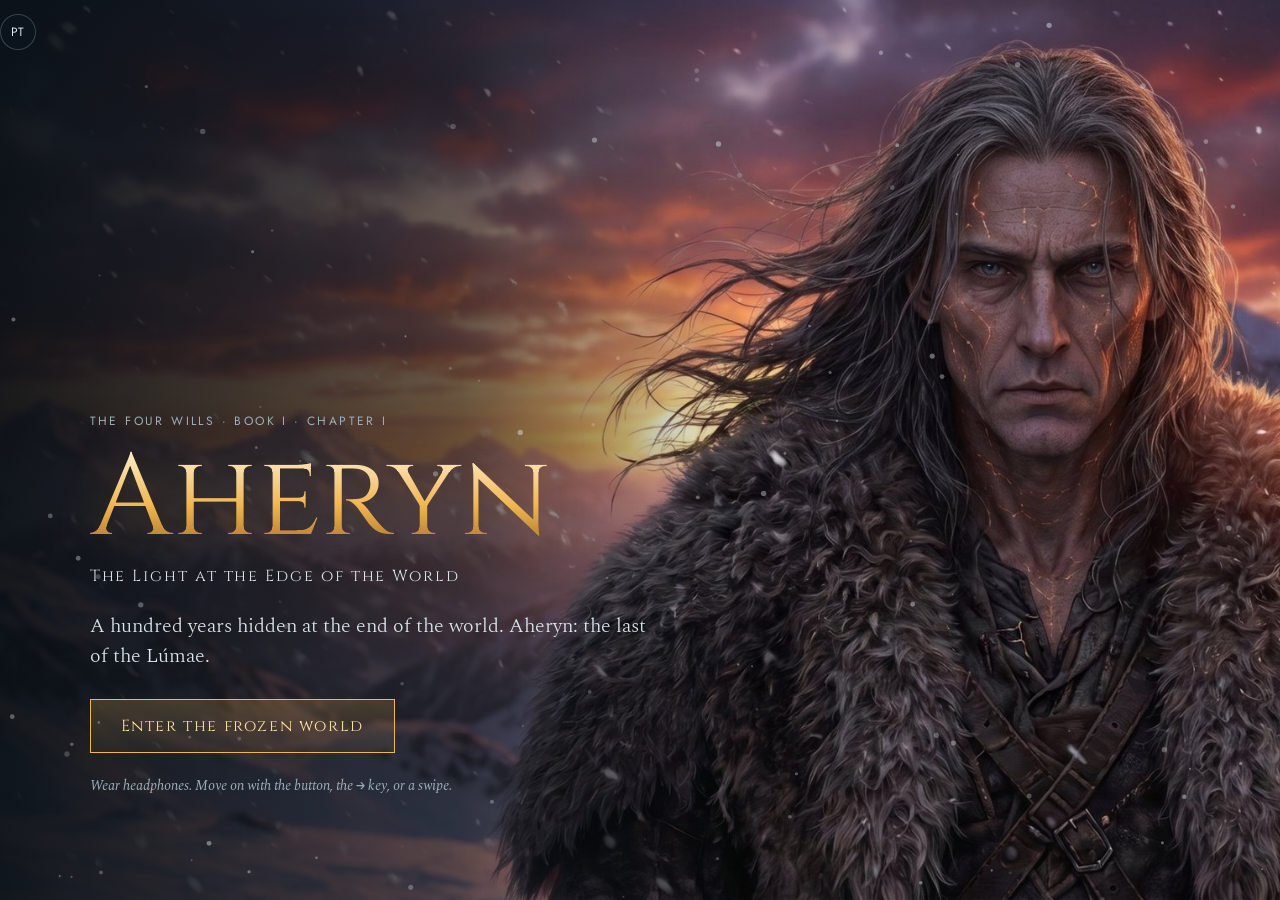
<file: index.html>
<!doctype html>
<html lang="en">
<head>
<meta charset="utf-8">
<meta name="viewport" content="width=device-width, initial-scale=1, viewport-fit=cover">
<title>Aheryn, The Light at the Edge of the World · The Four Wills</title>
<meta name="description" content="Capítulo I de As Quatro Vontades como livro interativo: leia, escolha pelo Aheryn e jogue.">
<meta name="theme-color" content="#0b1720">
<meta property="og:image" content="assets/images/og-cover.jpg">
<link rel="preconnect" href="https://fonts.googleapis.com">
<link rel="preconnect" href="https://fonts.gstatic.com" crossorigin>
<link href="https://fonts.googleapis.com/css2?family=Cinzel:wght@400;500;600&family=Spectral:ital,wght@0,300;0,400;0,500;1,300;1,400&family=Jost:wght@400;500&display=swap" rel="stylesheet">
<link rel="stylesheet" href="livro.css?v=38">
<link rel="icon" href="data:image/svg+xml,<svg xmlns='http://www.w3.org/2000/svg' viewBox='0 0 100 100'><text y='.9em' font-size='90'>❄️</text></svg>">
</head>
<body data-zona="borda">

<div id="bg"></div>
<canvas id="fx" aria-hidden="true"></canvas>
<div id="veias" aria-hidden="true"></div>

<header class="top">
  <div class="tl"><span class="cap">Capítulo I</span><span id="parte">Part I</span></div>
  <div class="tr">
    <div id="luz" title="A Luz do Aheryn: sobe quando ele sente, lembra e canta; desce quando ele se cala"><span class="lbl">Luz</span><span class="bar"><i></i></span><span id="luzV">20</span></div>
    <button class="ic lang txt" aria-label="Ler em português">PT</button>
    <button id="som" class="ic" aria-label="Som"><svg viewBox="0 0 24 24"><path d="M4 9h4l5-4v14l-5-4H4z"/><path class="w" d="M16 8.5a5 5 0 0 1 0 7M18.5 6a8.5 8.5 0 0 1 0 12"/><path class="x" d="M16 9l6 6M22 9l-6 6"/></svg></button>
    <button id="menuReset" class="ic" aria-label="Recomeçar o capítulo" title="Recomeçar o capítulo"><svg viewBox="0 0 24 24"><path d="M4 12a8 8 0 1 0 2.4-5.7M4 4v4h4"/></svg></button>
  </div>
</header>

<main id="page">
  <p id="rhead"></p>
  <div id="extras"></div>
  <article id="ptext"></article>
  <div id="choices"></div>
  <nav class="nav">
    <button id="prev" class="navb">← Back</button>
    <span id="pnum">1 / 1</span>
    <button id="next" class="navb pri">Next</button>
  </nav>
</main>
<div id="prog"></div>
<div id="toasts"></div>
<div id="mg"></div>

<section id="cover">
  <div class="cvin">
    <p class="eyebrow" id="cvEye"></p>
    <h1 id="cvTitle">Aheryn</h1>
    <p id="cvSub" class="sub"></p>
    <p class="lede" id="cvLede"></p>
    <div class="cvbtns"><button id="cvCont" class="cta" hidden></button><button id="cvGo" class="cta"></button></div>
    <p class="hint" id="cvHint"></p>
    <button class="ic lang txt cvlang" aria-label="Ler em português">PT</button>
  </div>
</section>

<section id="codex" role="dialog" aria-modal="true">
  <div class="cxcard">
    <div id="cxImg"></div>
    <div class="cxbody">
      <p id="cxEye" class="eyebrow"></p><h2 id="cxTitle"></h2>
      <div id="cxText"></div>
      <div class="cxnav"><button id="cxPrev">‹</button><span id="cxPg"></span><button id="cxNext">›</button></div>
    </div>
    <button id="cxClose" class="ic" aria-label="Fechar">✕</button>
  </div>
</section>

<section id="cenaModal"><video id="cenaV" playsinline></video><button id="cenaClose" class="ic" aria-label="Fechar">✕</button></section>

<section id="resumo">
  <div class="rsin">
    <p class="eyebrow" id="rsEye"></p>
    <h2 id="rsH"></h2>
    <div class="rsluz"><span class="n" id="rsLuz">0</span><span class="l" id="rsLuzL"></span><p id="rsFrase"></p></div>
    <ul id="rsRel"></ul>
    <h3 id="rsSuas"></h3>
    <ul id="rsEsc"></ul>
    <div class="rsbtns"><a id="rsProx" class="cta" href="#">Capítulo II →</a><button id="rsReler" class="ghost"></button></div>
  </div>
</section>

<script src="content/cap01/chapter-config.js?v=38"></script>
<script src="capitulo1.js?v=38"></script>
<script src="capitulo1.en.js?v=38"></script>
<script src="livro.js?v=38"></script>
</body>
</html>
</file>
<file: livro.css>
:root {
  --night: #0b1720; --frost: #dde7eb; --mist: #9db0ba; --gold: #f1b650; --gold-hot: #ffe3a3; --turq: #6fd6cf;
  --accent: var(--gold); --luz: .2;
  --serif-d: 'Cinzel', 'Trajan Pro', Georgia, serif; --serif: 'Spectral', Georgia, serif; --sans: 'Jost', system-ui, sans-serif;
}
body[data-zona="glaciar"] { --accent: var(--turq); }
*, *::before, *::after { box-sizing: border-box; }
html, body { margin: 0; height: 100%; background: var(--night); color: var(--frost); overflow: hidden; }
body { font-family: var(--serif); -webkit-font-smoothing: antialiased; }
button { font: inherit; color: inherit; cursor: pointer; }
button:focus-visible, a:focus-visible { outline: 2px solid var(--gold-hot); outline-offset: 3px; }

/* ---------- fundo ---------- */
#bg { position: fixed; inset: 0; overflow: hidden; }
.bgl { position: absolute; inset: 0; opacity: 0; transition: opacity 1.5s ease; }
.bgl.on { opacity: 1; }
.bgl .img, .bgl video, .bgl .blur { position: absolute; inset: 0; width: 100%; height: 100%; background-size: cover; background-position: var(--foco, 50% 40%); object-fit: cover; }
.bgl .blur { inset: -30px; width: auto; height: auto; filter: blur(26px) brightness(.5); }
.bgl.retrato .img { background-size: auto 100%; background-repeat: no-repeat; background-position: 88% 0; -webkit-mask-image: linear-gradient(90deg, transparent 0, #000 22%); mask-image: linear-gradient(90deg, transparent 0, #000 22%); }
body.lado-dir .bgl.retrato .img { background-position: 12% 0; -webkit-mask-image: linear-gradient(-90deg, transparent 0, #000 22%); mask-image: linear-gradient(-90deg, transparent 0, #000 22%); }
.bgl::after { content: ''; position: absolute; inset: 0; background:
  linear-gradient(90deg, rgba(8,15,20,calc(var(--dim) + .3)) 0%, rgba(8,15,20,var(--dim)) 45%, rgba(8,15,20,calc(var(--dim) - .25)) 100%),
  radial-gradient(ellipse at 50% 120%, rgba(8,15,20,.7), transparent 60%); }
.bgl.on video { transform-origin: var(--foco, 50% 40%); }
body.lado-dir .bgl::after { background: linear-gradient(-90deg, rgba(8,15,20,calc(var(--dim) + .3)) 0%, rgba(8,15,20,var(--dim)) 45%, rgba(8,15,20,calc(var(--dim) - .25)) 100%), radial-gradient(ellipse at 50% 120%, rgba(8,15,20,.7), transparent 60%); }
body.lado-dir #page { left: auto; right: clamp(16px, 5vw, 80px); }
body.lado-dir #toasts { right: auto; left: 18px; align-items: flex-start; }
.bgl.tint-sangue::after { background: linear-gradient(90deg, rgba(30,6,6,.85), rgba(20,8,8,.55) 50%, rgba(10,8,8,.3)); }
.bgl.tint-visao .img { filter: sepia(.6) saturate(2.2) hue-rotate(-12deg) contrast(1.2); animation: visao 2.2s ease-in-out infinite alternate; }
@keyframes visao { to { filter: sepia(.2) saturate(3) hue-rotate(-20deg) contrast(1.4) brightness(1.2); } }
.kb-in .img { animation: kbin 26s ease-out forwards; }
.kb-out .img { animation: kbout 26s ease-out forwards; }
.kb-up .img { animation: kbup 26s ease-out forwards; }
.kb-down .img { animation: kbdown 26s ease-out forwards; }
@keyframes kbin { from { transform: scale(1); } to { transform: scale(1.05); } }
@keyframes kbout { from { transform: scale(1.05); } to { transform: scale(1); } }
@keyframes kbup { from { transform: scale(1.04) translateY(1.5%); } to { transform: scale(1.04) translateY(-1.5%); } }
@keyframes kbdown { from { transform: scale(1.04) translateY(-1.5%); } to { transform: scale(1.04) translateY(1.5%); } }
.bgl .img, .bgl video { transform-origin: var(--foco, 50% 40%); }

/* ---------- a Luz nas bordas ---------- */
#veias { position: fixed; inset: 0; pointer-events: none; z-index: 2;
  box-shadow: inset 0 0 calc(4vmin + var(--luz) * 16vmin) rgba(241,170,70,calc(var(--luz) * .55));
  animation: pulsa 3.6s ease-in-out infinite; }
@keyframes pulsa { 50% { opacity: .75; } }

/* ---------- topo ---------- */
.top { position: fixed; top: 0; left: 0; right: 0; z-index: 20; display: flex; justify-content: space-between; align-items: center; padding: calc(12px + env(safe-area-inset-top,0px)) 18px 10px; pointer-events: none; }
.top > * { pointer-events: auto; }
.tl { font-family: var(--sans); font-size: 12px; letter-spacing: .14em; text-transform: uppercase; color: var(--mist); display: flex; gap: 12px; }
.tl .cap { color: var(--accent); }
.ic.txt { font-family: var(--sans); font-size: 12px; letter-spacing: .08em; color: var(--frost); }
.tr { display: flex; gap: 8px; align-items: center; }
#luz { position: relative; display: flex; align-items: center; gap: 8px; padding: 6px 12px; border-radius: 20px; background: rgba(11,23,32,.55); border: 1px solid rgba(241,182,80,.3); backdrop-filter: blur(6px); font-family: var(--sans); font-size: 12px; letter-spacing: .1em; text-transform: uppercase; }
#luz .lbl { color: var(--gold); }
#luz .bar { width: 70px; height: 4px; border-radius: 2px; background: rgba(255,255,255,.1); overflow: hidden; }
#luz .bar i { display: block; height: 100%; width: calc(var(--luz) * 100%); background: linear-gradient(90deg, #8a5a1c, var(--gold), var(--gold-hot)); box-shadow: 0 0 8px var(--gold); }
#luzV { font-variant-numeric: tabular-nums; min-width: 2ch; color: var(--gold-hot); }
.luzdelta { position: absolute; right: 8px; top: 100%; font-weight: 500; animation: delta 1.6s ease-out forwards; }
.luzdelta.up { color: var(--gold-hot); } .luzdelta.down { color: #9fc4d6; }
@keyframes delta { from { opacity: 1; transform: translateY(0); } to { opacity: 0; transform: translateY(18px); } }
.ic { width: 36px; height: 36px; border-radius: 50%; display: grid; place-items: center; padding: 0; border: 1px solid rgba(221,231,235,.22); background: rgba(11,23,32,.5); backdrop-filter: blur(6px); }
.ic svg { width: 17px; height: 17px; fill: none; stroke: var(--frost); stroke-width: 1.7; stroke-linecap: round; stroke-linejoin: round; }
#som svg path:first-child { fill: var(--frost); stroke: none; }
#som .x { display: none; } #som.off .x { display: block; } #som.off .w { display: none; }
#prog { position: fixed; left: 0; right: 0; top: 0; height: 2px; z-index: 21; --p: 0; }
#prog::before { content: ''; display: block; height: 100%; width: calc(var(--p) * 100%); background: var(--accent); box-shadow: 0 0 8px var(--accent); transition: width .8s ease; }

/* ---------- página ---------- */
#page { position: fixed; z-index: 10; left: clamp(16px, 5vw, 80px); top: 70px; bottom: 24px; width: min(600px, 46vw);
  display: flex; flex-direction: column; overflow-y: auto; scrollbar-width: thin; padding: 30px 34px 18px;
  background: linear-gradient(180deg, rgba(10,19,26,.72), rgba(10,19,26,.62)); border: 1px solid rgba(221,231,235,.08); border-radius: 3px;
  backdrop-filter: blur(10px); box-shadow: 0 30px 80px rgba(0,0,0,.35); }
#page.in #ptext > p, #page.in #ptext > .dlog { animation: surge .9s ease both; }
@keyframes surge { from { opacity: 0; transform: translateY(8px); filter: blur(3px); } to { opacity: 1; transform: none; filter: none; } }
#ptext { flex: 1; }
#ptext p { font-size: clamp(17px, 1.35vw, 20px); line-height: 1.68; margin: 0 0 1.05em; color: #e6eef1; font-weight: 300; }
#ptext p.dlg { color: #f3f6f7; font-weight: 400; }
#ptext p.cap::first-letter { font-family: var(--serif-d); float: left; font-size: 3.3em; line-height: .85; padding: .06em .08em 0 0; color: var(--accent); }
#ptext p.novo { animation: surge .9s ease both; }
.gloss { background: none; border: 0; padding: 0; font: inherit; color: var(--accent); border-bottom: 1px dotted currentColor; }
.gloss:hover { color: var(--gold-hot); }
#extras { display: flex; gap: 8px; flex-wrap: wrap; margin-bottom: 14px; }
.chip { font-family: var(--sans); font-size: 12px; letter-spacing: .08em; text-transform: uppercase; padding: 7px 13px; border-radius: 18px; border: 1px solid rgba(241,182,80,.4); background: rgba(241,182,80,.08); color: var(--gold-hot); display: inline-flex; gap: 8px; align-items: center; }
.chip .eq { width: 10px; height: 10px; border-left: 2px solid currentColor; border-right: 2px solid currentColor; }
.chip.on .eq { animation: eq .5s ease-in-out infinite alternate; }
@keyframes eq { to { transform: scaleY(.3); } }

/* diálogo */
.dlog { margin: 4px 0 10px; }
.dlog p.dlg { margin: 0 0 .55em !important; }
.dlog p.eu { color: #f6e7c8 !important; }
.dlog p.ele { font-family: var(--serif-d); letter-spacing: .04em; color: #9fd8d2 !important; }
.dlog p.sil { color: var(--mist) !important; font-style: italic; }
/* letra do hino */
.letra { margin-top: 14px; border-left: 2px solid rgba(241,182,80,.35); padding-left: 16px; }
.letra p { margin: 0 0 .8em !important; animation: surge 1.2s ease both; }
.letra span { display: block; font-family: var(--serif-d); color: var(--gold-hot); font-size: 17px; letter-spacing: .03em; text-shadow: 0 0 14px rgba(241,182,80,.5); }
.letra em { color: var(--mist); font-size: 15px; }

/* escolhas */
#choices { margin: 6px 0 10px; }
#choices .eyebrow { font-family: var(--sans); font-size: 11px; letter-spacing: .18em; text-transform: uppercase; color: var(--accent); margin: 0 0 10px; }
.opt { display: flex; gap: 12px; align-items: baseline; width: 100%; text-align: left; margin: 0 0 8px; padding: 13px 16px; font-size: 17px; line-height: 1.4;
  background: rgba(255,255,255,.035); border: 1px solid rgba(241,182,80,.28); border-radius: 2px; transition: background .2s, border-color .2s, transform .2s, opacity .4s; }
.opt:hover:not(:disabled) { background: rgba(241,182,80,.12); border-color: var(--gold); transform: translateX(3px); }
.opt .k { font-family: var(--sans); font-size: 11px; color: var(--gold); border: 1px solid rgba(241,182,80,.5); border-radius: 50%; min-width: 22px; height: 22px; display: inline-grid; place-items: center; }
.opt.sil em { color: var(--mist); }
.opt:disabled { opacity: .35; }
.opt.sel { opacity: 1; border-color: var(--gold); background: rgba(241,182,80,.14); }
.opt.jogar { border-color: var(--accent); font-family: var(--serif-d); letter-spacing: .05em; }
.dica { color: var(--mist); font-size: 15px; font-style: italic; margin: 4px 0 0; }
.urgente .opt { border-color: rgba(255,140,80,.5); }
.urgente .eyebrow { color: #ffae7a !important; }
.timer { height: 3px; background: rgba(255,255,255,.08); margin-top: 6px; overflow: hidden; }
.timer i { display: block; height: 100%; background: var(--accent); transform-origin: left; animation: timer linear forwards; }
@keyframes timer { from { transform: scaleX(1); } to { transform: scaleX(0); } }
.feita { color: var(--mist); font-style: italic; font-size: 15px; margin: 0 0 12px; }

/* navegação */
.nav { display: flex; align-items: center; justify-content: space-between; gap: 10px; padding-top: 14px; margin-top: auto; border-top: 1px solid rgba(221,231,235,.08); }
#pnum { font-family: var(--sans); font-size: 12px; letter-spacing: .1em; color: var(--mist); }
.navb { background: none; border: 1px solid rgba(221,231,235,.2); padding: 10px 18px; font-family: var(--sans); font-size: 13px; letter-spacing: .1em; text-transform: uppercase; border-radius: 2px; }
.navb:disabled { opacity: .3; cursor: default; }
.navb.pri { border-color: var(--accent); color: var(--gold-hot); background: rgba(241,182,80,.08); }
.navb.pri.pulse { animation: npulse 2.4s ease-in-out infinite; }
@keyframes npulse { 50% { box-shadow: 0 0 18px rgba(241,182,80,.35); } }

/* avisos */
#toasts { position: fixed; right: 18px; top: 64px; z-index: 30; display: flex; flex-direction: column; gap: 8px; align-items: flex-end; pointer-events: none; }
.toast { max-width: 320px; padding: 10px 16px; font-style: italic; font-size: 15px; background: rgba(11,23,32,.82); border-left: 2px solid var(--gold); backdrop-filter: blur(8px); animation: tin .6s ease both; transition: opacity .8s, transform .8s; }
.toast.out { opacity: 0; transform: translateX(20px); }
@keyframes tin { from { opacity: 0; transform: translateX(24px); } }

/* ---------- capa ---------- */
#cover { position: fixed; inset: 0; z-index: 50; display: flex; align-items: flex-end; padding: 0 clamp(24px, 7vw, 110px) clamp(40px, 10vh, 110px); overflow: hidden;
  background: #0b1720; transition: opacity 1.2s, visibility 1.2s; }
#cover::before { content: ''; position: absolute; inset: -40px; background: var(--capa) center / cover; filter: blur(30px) brightness(.4); }
#cover::after { content: ''; position: absolute; top: 0; bottom: 0; right: 0; width: min(70vw, 80vh); background: var(--capa) 50% 0 / cover no-repeat;
  -webkit-mask-image: linear-gradient(90deg, transparent 0, #000 28%); mask-image: linear-gradient(90deg, transparent 0, #000 28%); }
.cvin { position: relative; z-index: 1; }
.cvlang { position: absolute; left: 0; top: calc(-100vh + 140px); }
#cover .ic.lang { position: fixed; top: calc(14px + env(safe-area-inset-top,0px)); right: 18px; z-index: 2; }
#cover.hide { opacity: 0; visibility: hidden; }
.cvin { max-width: 560px; }
.eyebrow { font-family: var(--sans); font-size: 12px; letter-spacing: .2em; text-transform: uppercase; color: var(--mist); margin: 0 0 12px; }
#cover h1 { font-family: var(--serif-d); font-weight: 400; font-size: clamp(60px, 9vw, 120px); line-height: 1; margin: 0; padding-right: .1em; display: inline-block;
  background: linear-gradient(180deg, #fff6df, var(--gold) 55%, #9a6526); -webkit-background-clip: text; background-clip: text; color: transparent; filter: drop-shadow(0 0 22px rgba(241,182,80,.3)); }
#cover .sub { font-family: var(--serif-d); letter-spacing: .12em; margin: 8px 0 24px; }
#cover .lede { font-size: 20px; line-height: 1.5; font-weight: 300; margin: 0 0 28px; }
.cvbtns { display: flex; gap: 12px; flex-wrap: wrap; }
.cta { font-family: var(--serif-d); font-size: 16px; letter-spacing: .1em; padding: 15px 30px; border: 1px solid var(--gold); color: var(--gold-hot); background: linear-gradient(180deg, rgba(241,182,80,.2), rgba(241,182,80,.05)); text-decoration: none; display: inline-block; }
.cta:hover { background: rgba(241,182,80,.35); color: #fff; }
.ghost { background: none; border: 0; color: var(--mist); font-style: italic; text-decoration: underline; text-underline-offset: 4px; padding: 12px 6px; }
.hint { color: var(--mist); font-size: 14px; margin-top: 22px; font-style: italic; }

/* ---------- codex ---------- */
#codex, #cenaModal, #resumo { position: fixed; inset: 0; z-index: 60; display: none; }
#codex.show, #cenaModal.show, #resumo.show { display: flex; }
#codex { align-items: center; justify-content: center; background: rgba(5,10,14,.75); backdrop-filter: blur(6px); padding: 20px; }
.cxcard { position: relative; width: min(920px, 100%); max-height: 88vh; display: grid; grid-template-columns: 1fr 1.1fr; background: #0e1b24; border: 1px solid rgba(241,182,80,.25); overflow: hidden; animation: tin .4s ease; }
#cxImg { background-size: cover; background-position: center; min-height: 320px; }
.cxbody { padding: 30px; overflow-y: auto; }
.cxbody h2 { font-family: var(--serif-d); font-weight: 400; color: var(--gold-hot); margin: 0 0 14px; font-size: 30px; }
#cxText p { font-size: 17px; line-height: 1.6; font-weight: 300; }
.cxnav { display: flex; align-items: center; gap: 12px; color: var(--mist); font-family: var(--sans); font-size: 12px; }
.cxnav button { background: none; border: 1px solid rgba(221,231,235,.2); width: 34px; height: 34px; }
.cxnav button:disabled { opacity: .3; }
#cxClose, #cenaClose { position: absolute; right: 12px; top: 12px; }
#cenaModal { background: #000; align-items: center; justify-content: center; }
#cenaModal video { width: 100%; height: 100%; object-fit: contain; }

/* ---------- resumo ---------- */
#resumo { background: radial-gradient(ellipse at 30% 20%, rgba(241,182,80,calc(var(--luz) * .18)), transparent 60%), rgba(6,12,16,.94); overflow-y: auto; padding: 60px clamp(20px, 8vw, 120px); }
.rsin { max-width: 760px; margin: auto; animation: surge 1.2s ease both; }
#resumo h2 { font-family: var(--serif-d); font-weight: 400; font-size: clamp(28px, 4vw, 44px); margin: 0 0 24px; color: var(--gold-hot); }
#resumo h3 { font-family: var(--sans); font-size: 12px; letter-spacing: .2em; text-transform: uppercase; color: var(--mist); margin: 30px 0 10px; }
.rsluz { display: grid; grid-template-columns: auto 1fr; column-gap: 18px; align-items: center; }
.rsluz .n { font-family: var(--serif-d); font-size: 64px; color: var(--gold); line-height: 1; grid-row: span 2; text-shadow: 0 0 30px rgba(241,182,80,.5); }
.rsluz .l { font-family: var(--sans); font-size: 12px; letter-spacing: .2em; text-transform: uppercase; color: var(--mist); }
.rsluz p { margin: 4px 0 0; font-size: 18px; font-style: italic; }
#rsRel { list-style: none; padding: 0; margin: 20px 0 0; }
#rsRel li { padding: 8px 0; border-top: 1px solid rgba(221,231,235,.08); font-size: 17px; }
#rsEsc { list-style: none; padding: 0; margin: 0; }
#rsEsc li { display: grid; gap: 4px; padding: 12px 0; border-top: 1px solid rgba(221,231,235,.08); }
#rsEsc .q { font-family: var(--sans); font-size: 12px; letter-spacing: .12em; text-transform: uppercase; color: var(--accent); }
#rsEsc .a { font-size: 18px; }
#rsEsc .pct { position: relative; height: 22px; background: rgba(255,255,255,.04); margin-top: 4px; }
#rsEsc .pct i { position: absolute; inset: 0 auto 0 0; background: rgba(241,182,80,.25); }
#rsEsc .pct b { position: relative; font-weight: 400; font-size: 13px; padding: 0 8px; line-height: 22px; color: var(--frost); }
.rsbtns { display: flex; gap: 14px; flex-wrap: wrap; align-items: center; margin-top: 34px; }

/* ---------- minijogos ---------- */
#mg { position: fixed; inset: 0; z-index: 55; display: none; }
#mg.show { display: block; }
#mg .mgt { font-family: var(--serif-d); font-size: clamp(22px, 3vw, 32px); color: var(--gold-hot); text-align: center; margin: 0 0 18px; }
#mg .mgsub { text-align: center; color: var(--frost); font-style: italic; font-size: 18px; min-height: 1.4em; }
/* passo: primeira pessoa no túnel */
#mg.passo { background: #04090c; overflow: hidden; }
.tunel { position: absolute; inset: 0; background: url("assets/images/codex-glaciar-oco.webp") center / cover; }
.tunel.bump { animation: bump .28s ease; }
.tunel.slip { animation: slip2 .4s ease; }
@keyframes bump { 35% { transform: translateY(6px) scale(1.01); } }
@keyframes slip2 { 30% { transform: rotate(-2.5deg) translateX(-10px); } }
.nuukbg { position: absolute; left: 50%; bottom: 8%; width: min(42vw, 520px); aspect-ratio: 1400 / 933; transform-origin: 50% 100%;
  background: url("assets/images/codex-aug.webp") 62% 20% / cover; -webkit-mask-image: radial-gradient(ellipse 45% 55% at 58% 45%, #000 45%, transparent 75%); mask-image: radial-gradient(ellipse 45% 55% at 58% 45%, #000 45%, transparent 75%); }
.nevoa { position: absolute; inset: 0; background: radial-gradient(ellipse at 50% 55%, rgba(170,220,225,.55), rgba(20,50,60,.2) 60%, rgba(4,9,12,.85)); pointer-events: none; }
.pegadas { position: absolute; inset: 0; }
.peg { position: absolute; width: clamp(64px, 9vw, 96px); height: clamp(90px, 13vw, 132px); transform: translate(-50%, -50%) scale(.6); padding: 0; border: 0; background: none; animation: pegIn .25s ease forwards; touch-action: none; }
.peg i { position: absolute; inset: 0; border-radius: 45% 45% 40% 40%; background: radial-gradient(ellipse at 50% 60%, rgba(10,30,40,.75), rgba(10,30,40,.3) 60%, transparent 72%); box-shadow: 0 0 0 2px rgba(111,214,207,.8), 0 0 24px rgba(111,214,207,.6); }
.peg.R i { transform: scaleX(-1); }
.peg.ok { animation: pegOk .3s ease forwards; } .peg.perdeu { animation: pegOut .4s ease forwards; }
@keyframes pegIn { to { transform: translate(-50%, -50%) scale(1); } }
@keyframes pegOk { to { transform: translate(-50%, -50%) scale(1.3); opacity: 0; filter: brightness(2); } }
@keyframes pegOut { to { transform: translate(-50%, -40%) scale(.8); opacity: 0; } }
.phud { position: absolute; left: 0; right: 0; top: 60px; text-align: center; pointer-events: none; }
.dist { width: min(320px, 60vw); height: 4px; margin: 0 auto 10px; background: rgba(255,255,255,.1); }
.dist i { display: block; height: 100%; width: 60%; background: var(--turq); box-shadow: 0 0 10px var(--turq); transition: width .2s; }
/* pedra */
#mg.pedra { background: radial-gradient(ellipse at center, rgba(40,10,8,.55), rgba(5,4,4,.92)); overflow: hidden; }
#mg.pedra.tremor { animation: trem .12s linear 10; }
@keyframes trem { 25% { transform: translate(3px, -2px); } 75% { transform: translate(-3px, 2px); } }
.rocha { position: absolute; left: 50%; top: 42%; width: 60px; height: 52px; margin: -26px 0 0 -30px; border-radius: 46% 54% 40% 60% / 55% 45% 55% 45%;
  background: radial-gradient(circle at 35% 30%, #8a8f94, #3a3d40 60%, #1a1b1d); box-shadow: 0 0 40px rgba(0,0,0,.8); transform: scale(.05); opacity: 0; }
.rocha.voa { animation: voa 1.45s cubic-bezier(.55,0,.9,.5) forwards; }
@keyframes voa { 0% { transform: scale(.05) rotate(0); opacity: 1; filter: blur(0); } 100% { transform: scale(22) rotate(160deg); opacity: 1; filter: blur(2px); } }
#mg.pedra.ok .rocha { animation-play-state: paused; opacity: .0; transition: opacity .3s; }
#mg.pedra.goL { animation: gol .5s ease forwards; } #mg.pedra.goR { animation: gor .5s ease forwards; }
@keyframes gol { to { transform: translateX(8vw) rotate(4deg); } } @keyframes gor { to { transform: translateX(-8vw) rotate(-4deg); } }
#mg.pedra.hit { animation: hit .6s ease; background: #3a0d08; }
@keyframes hit { 0% { filter: brightness(3); } 100% { filter: none; } }
.lado { position: absolute; top: 0; bottom: 0; width: 50%; }
.lado.l { left: 0; } .lado.r { right: 0; }
.lado.alvo { background: linear-gradient(90deg, rgba(241,182,80,.14), transparent); }
.lado.r.alvo { background: linear-gradient(-90deg, rgba(241,182,80,.14), transparent); }
.seta { position: absolute; top: 30%; left: 50%; transform: translate(-50%, -50%) scale(.6); font-size: clamp(90px, 16vw, 200px); color: var(--gold-hot); opacity: 0; margin: 0; text-shadow: 0 0 30px var(--gold); pointer-events: none; }
.seta.show { opacity: 1; transform: translate(-50%, -50%) scale(1); transition: all .12s ease-out; }
#mg.pedra .mgsub { position: absolute; bottom: 12vh; left: 0; right: 0; }
/* goles */
#mg.goles { background: radial-gradient(ellipse at 50% 60%, rgba(40,26,10,.55), rgba(5,8,10,.93)); display: flex; flex-direction: column; padding: 70px 20px 30px; }
#mg.goles.bebe { animation: bebe .8s ease; }
@keyframes bebe { 40% { filter: blur(3px) brightness(.7); transform: scale(1.01); } }
.campo { position: relative; flex: 1; }
.pens { position: absolute; transform: translate(-50%, -50%); max-width: 240px; padding: 10px 14px; font-family: var(--serif); font-style: italic; font-size: clamp(15px, 1.6vw, 19px); text-align: center; color: #fff5dd;
  background: rgba(241,182,80,calc(.05 + var(--b, .3) * .12)); border: 1px solid rgba(241,182,80,calc(.2 + var(--b, .3) * .6)); border-radius: 30px;
  text-shadow: 0 0 calc(var(--b, .3) * 18px) rgba(255,190,90,.9); box-shadow: 0 0 calc(var(--b, .3) * 30px) rgba(241,170,70,.45); transition: opacity .8s, filter .8s; }
.pens.resiste { animation: resiste .5s ease; }
@keyframes resiste { 25% { transform: translate(-54%, -50%); } 75% { transform: translate(-46%, -50%); } }
.pens.afoga { opacity: 0; filter: blur(8px); pointer-events: none; }
.pens.funde { transition: left 1s ease, top 1s ease, opacity 1.2s ease 1s, transform 1s ease; opacity: 0; transform: translate(-50%, -50%) scale(.6); }
.parar { position: absolute; left: 50%; bottom: 28px; transform: translateX(-50%); font-family: var(--serif-d); letter-spacing: .08em; padding: 12px 26px; border: 1px solid var(--gold); background: rgba(241,182,80,.1); color: var(--gold-hot); }
.parar:disabled { opacity: .3; }
#ptext p.guardados { font-size: 15px; color: var(--gold-hot); font-style: italic; border-left: 2px solid rgba(241,182,80,.4); padding-left: 12px; }
#ptext p.guardados span { color: var(--mist); font-style: normal; font-family: var(--sans); font-size: 12px; letter-spacing: .1em; text-transform: uppercase; }
.titulo { position: absolute; left: 50%; top: 45%; transform: translate(-50%, -50%); font-family: var(--serif-d); font-size: clamp(34px, 6vw, 64px); color: var(--gold-hot); text-shadow: 0 0 40px var(--gold); animation: surge 2s ease both; }
.garrafa { position: absolute; right: 26px; bottom: 26px; width: 34px; height: 60px; border: 1px solid rgba(221,231,235,.3); border-radius: 8px 8px 12px 12px; opacity: .6; }
.garrafa i { position: absolute; left: 3px; right: 3px; bottom: 3px; height: 60%; background: rgba(200,220,230,.3); border-radius: 0 0 9px 9px; }
/* jogo */
#mg.jogo { background: #000; }
#mg.jogo iframe { width: 100%; height: 100%; border: 0; display: block; }

/* ---------- celular ---------- */
@media (max-width: 820px), (orientation: portrait) {
  body.lado-dir #page, #page { left: 0; right: 0; width: auto; top: auto; bottom: 0; max-height: 60vh; padding: 20px 20px calc(14px + env(safe-area-inset-bottom,0px)); border-radius: 14px 14px 0 0; border-width: 1px 0 0; }
  #ptext p { font-size: 17px; line-height: 1.6; }
  .bgl::after, body.lado-dir .bgl::after { background: linear-gradient(180deg, rgba(8,15,20,.1), rgba(8,15,20,calc(var(--dim) - .1)) 35%, rgba(8,15,20,.9)); }
  .bgl .img, .bgl video { bottom: 38vh; height: auto; }
  .bgl.retrato .img { background-size: cover; background-position: var(--foco); -webkit-mask-image: none; mask-image: none; }
  #cover::after { width: 100vw; height: 62vh; bottom: auto; -webkit-mask-image: linear-gradient(180deg, #000 60%, transparent); mask-image: linear-gradient(180deg, #000 60%, transparent); }
  .tl { font-size: 10px; } #luz .bar { width: 44px; }
  .cxcard { grid-template-columns: 1fr; } #cxImg { min-height: 180px; }
  #toasts { left: 12px; right: 12px; align-items: stretch; }
  .pes button { width: 44vw; max-width: 170px; }
}
@media (max-height: 480px) and (orientation: landscape) {
  #page { left: auto; right: 0; top: 56px; bottom: 0; width: 56vw; max-height: none; border-radius: 0; }
}
@media (prefers-reduced-motion: reduce) { .bgl .img { animation: none !important; } #veias { animation: none; } }
[hidden] { display: none !important; }


/* =================== v3: diagramação de livro, clima, cartões, minijogos =================== */
#fx { position: fixed; inset: 0; width: 100vw; height: 100vh; z-index: 1; pointer-events: none; }
/* página como folha de livro */
#page { padding: 26px 52px 16px; width: min(640px, 47vw); background: linear-gradient(180deg, rgba(9,17,23,.86), rgba(9,17,23,.78)); border: 0; border-left: 1px solid rgba(241,182,80,.14); border-right: 1px solid rgba(241,182,80,.14); }
#rhead { font-family: var(--serif-d); font-size: 11px; letter-spacing: .22em; text-transform: uppercase; color: var(--mist); text-align: center; margin: 0 0 22px; display: flex; align-items: center; gap: 14px; }
#rhead::before, #rhead::after { content: ''; flex: 1; height: 1px; background: linear-gradient(90deg, transparent, rgba(241,182,80,.35), transparent); }
#ptext { max-width: 34em; margin: 0 auto; width: 100%; }
#ptext > p { text-align: justify; hyphens: auto; -webkit-hyphens: auto; margin: 0 !important; font-size: clamp(17px, 1.3vw, 19.5px); line-height: 1.66; }
#ptext > p + p { text-indent: 1.6em; }
#ptext > p.cap { text-indent: 0; }
#ptext p.cap::first-letter { font-size: 3.6em; line-height: .82; padding: .07em .1em 0 0; text-shadow: 0 0 calc(var(--luz) * 24px) rgba(241,182,80,.8); }
#ptext > p.dlg { text-indent: 1.6em; }
#ptext > p.novo:not(.guardados) { margin-top: 0 !important; }
#ptext > p.novo:first-of-type { }
.nav { border-top: 0; padding-top: 18px; }
#pnum { font-family: var(--serif-d); font-size: 13px; letter-spacing: .1em; color: var(--mist); }
#pnum::before { content: '— '; } #pnum::after { content: ' —'; }
.navb { border-color: transparent; background: none; color: var(--mist); }
.navb:hover:not(:disabled) { color: var(--frost); }
.navb.pri { border: 1px solid rgba(241,182,80,.6); color: var(--gold-hot); }
#choices { max-width: 34em; margin: 18px auto 6px; width: 100%; }
.dlog { margin-top: 10px; }
.letra { margin-top: 18px; }
/* cartão de abertura de parte */
#page.cartao { justify-content: center; text-align: center; background: linear-gradient(180deg, rgba(9,17,23,.55), rgba(9,17,23,.72)); }
#page.cartao #rhead, #page.cartao #extras { visibility: hidden; }
.ct { padding: 6vh 0 2vh; }
.ct-num { font-family: var(--serif-d); font-size: 14px; letter-spacing: .4em; text-transform: uppercase; color: var(--accent); margin: 0 0 14px !important; text-indent: 0 !important; text-align: center !important; }
.ct-nome { font-family: var(--serif-d); font-weight: 400; font-size: clamp(34px, 3.8vw, 54px); line-height: 1.1; margin: 0; color: var(--gold-hot); text-shadow: 0 0 30px rgba(241,182,80,.25); }
.ct-orn { display: block; color: var(--accent); margin: 26px 0 22px; font-size: 14px; letter-spacing: 1em; }
.ct-epi { margin: 0 auto; max-width: 26em; }
.ct-epi p { font-style: italic; font-size: 19px; line-height: 1.55; color: var(--frost); text-align: center !important; text-indent: 0 !important; margin: 0 0 12px !important; }
.ct-epi cite { font-family: var(--sans); font-style: normal; font-size: 12px; letter-spacing: .12em; text-transform: uppercase; color: var(--mist); }
.ct-epi cite::before { content: '— '; }
/* fundo deslocado (assunto central empurrado para o lado livre) e imagem "apagada" */
.bgl.desloca .img { left: var(--dx); right: calc(var(--dx) * -1); width: auto; }
body.lado-dir .bgl.desloca .img { left: calc(var(--dx)); right: calc(var(--dx) * -1); }
.bgl.desloca .blur { inset: -30px; }
.bgl.apagada .img { filter: saturate(.35) brightness(.72); }
/* codex: tamanho fixo, a imagem não encolhe entre páginas */
.cxcard { height: min(640px, 86vh); grid-template-rows: 100%; }
#cxImg { min-height: 0; height: 100%; }
.cxbody { display: flex; flex-direction: column; min-height: 0; }
#cxText { flex: 1; overflow-y: auto; padding-right: 6px; }
#cxText p { text-align: justify; hyphens: auto; }
.cxnav { padding-top: 12px; }
/* passo: vídeo do túnel + Nuuk recortado */
#mg.passo .tunel { background: #031015; }
#mg.passo .tv { position: absolute; inset: 0; width: 100%; height: 100%; object-fit: cover; }
#mg.passo .nuukc { position: absolute; left: 50%; bottom: 4%; width: min(78vw, 1100px); aspect-ratio: 16 / 9; transform-origin: 50% 100%; pointer-events: none; }
#mg.passo .nuukbg { display: none; }
/* pedra: vídeo com câmera que desvia */
#mg.pedra { background: #000; }
#mg.pedra .cam { position: absolute; inset: -6%; transition: transform .45s cubic-bezier(.2,.8,.3,1); }
#mg.pedra .pv { width: 100%; height: 100%; object-fit: cover; }
#mg.pedra .cam.goL { transform: translateX(22vw) rotate(5deg) scale(1.05); }
#mg.pedra .cam.goR { transform: translateX(-22vw) rotate(-5deg) scale(1.05); }
#mg.pedra .rocha { display: none; }
#mg.pedra.hit::after { content: ''; position: absolute; inset: 0; background: rgba(160,20,10,.45); animation: flash .8s ease forwards; }
@keyframes flash { from { opacity: 1; } to { opacity: 0; } }
@media (max-width: 820px), (orientation: portrait) {
  #page, body.lado-dir #page { padding: 16px 20px calc(10px + env(safe-area-inset-bottom,0px)); width: auto; border-left: 0; border-right: 0; }
  #rhead { margin-bottom: 12px; font-size: 10px; }
  #ptext > p { font-size: 16.5px; line-height: 1.6; }
  .bgl.desloca .img { left: 0; right: 0; }
  .cxcard { height: 88vh; grid-template-rows: 30% 70%; }
  .ct { padding: 2vh 0; }
}
#mg.passo .phud { top: 0; padding: 56px 0 30px; background: linear-gradient(180deg, rgba(3,10,14,.8), transparent); }
#mg.passo .peg i { background: radial-gradient(ellipse at 50% 60%, rgba(8,20,26,.8), rgba(8,20,26,.55) 60%, transparent 74%); box-shadow: 0 0 0 3px rgba(255,214,140,.95), 0 0 26px rgba(255,190,90,.8); }
#mg.passo .nevoa { background: radial-gradient(ellipse at 50% 55%, rgba(200,240,245,.35), rgba(20,50,60,.25) 60%, rgba(3,10,14,.8)); }
@media (max-width: 480px) { .tl #parte { display: none; } .tl { gap: 6px; } }

/* capa: imagem inteira, Aheryn no terço direito, neve caindo por cima */
#cover::after { width: 100vw; left: 0; background: var(--capa) 68% 30% / cover no-repeat; -webkit-mask-image: none; mask-image: none; }
#cover::before { display: none; }
#cover { background: linear-gradient(90deg, rgba(8,15,20,.9) 0%, rgba(8,15,20,.55) 38%, rgba(8,15,20,0) 62%); }
#cover > .cvin { z-index: 2; }
#cover::after { z-index: -1; }
body.na-capa #fx { z-index: 51; }
/* cinemática da pedra */
#mg.cine .brilho { position: absolute; inset: 0; pointer-events: none; opacity: 0; background: radial-gradient(circle at 50% 45%, rgba(255,210,120,.85), rgba(241,160,60,.25) 30%, transparent 60%); mix-blend-mode: screen; }
#mg.cine.para .brilho { animation: parapedra 2.2s ease forwards; }
#mg.cine.para .cam { animation: tremepedra .12s linear 12; }
@keyframes parapedra { 15% { opacity: 1; } 70% { opacity: .75; } 100% { opacity: 0; } }
@keyframes tremepedra { 50% { transform: translate(2px, -2px); } }
#mg.cine.sai { opacity: 0; transition: opacity .5s; }
@media (max-width: 820px), (orientation: portrait) { #cover::after { height: 100vh; background-position: 72% 20%; } #cover { background: linear-gradient(0deg, rgba(8,15,20,.95) 0%, rgba(8,15,20,.6) 45%, rgba(8,15,20,0) 70%); } }
#cover { background: #0b1720; }
#cover::before { display: block; content: ''; position: absolute; inset: 0; z-index: 0; filter: none; background: linear-gradient(90deg, rgba(8,15,20,.92) 0%, rgba(8,15,20,.6) 36%, rgba(8,15,20,0) 60%); }
@media (max-width: 820px), (orientation: portrait) { #cover::before { background: linear-gradient(0deg, rgba(8,15,20,.96) 0%, rgba(8,15,20,.65) 45%, rgba(8,15,20,0) 72%); } }

/* ---------- decidir → revela → tensão (magia proibida) ---------- */
.opt.decidir { text-align: center; justify-content: center; border-color: rgba(255,140,80,.55); color: #ffcf9e; font-family: var(--serif-d); letter-spacing: .08em; animation: respira 2.6s ease-in-out infinite; }
@keyframes respira { 50% { box-shadow: 0 0 22px rgba(255,140,80,.22); border-color: rgba(255,170,110,.85); } }
#choices.sobPressao { animation: tensopulso 1.05s ease-in-out infinite; }
#choices.sobPressao .opt:not(.decidir) { border-color: rgba(255,120,70,.5); }
@keyframes tensopulso { 0%,100% { filter: brightness(1); } 50% { filter: brightness(1.14); } }
#choices.sobPressao::after { content: ''; }
.tenso { height: 3px; margin-top: 4px; background: rgba(255,255,255,.08); overflow: hidden; }
.tenso::before { content: ''; display: block; height: 100%; width: 100%; transform-origin: left; background: linear-gradient(90deg, #ffcf9e, #ff7a3a); animation: esvazia 5.3s linear forwards; }
@keyframes esvazia { from { transform: scaleX(1); } to { transform: scaleX(0); } }

/* ---------- a Luz muda a interface ---------- */
.chip.destaque { border-color: var(--gold); background: rgba(241,182,80,.16); animation: respira 2.6s ease-in-out infinite; }
body.luz-baixa .bgl .img, body.luz-baixa .bgl video { filter: saturate(.72) brightness(.92); transition: filter 2s; }
body.luz-baixa #page { border-left-color: rgba(221,231,235,.06); border-right-color: rgba(221,231,235,.06); }
body.luz-baixa .gloss { color: #b9c9d0; }
body.luz-baixa #rhead::before, body.luz-baixa #rhead::after { background: linear-gradient(90deg, transparent, rgba(221,231,235,.15), transparent); }
body.luz-alta #page { border-left-color: rgba(241,182,80,.35); border-right-color: rgba(241,182,80,.35); animation: paginaLuz 4s ease-in-out infinite; }
@keyframes paginaLuz { 50% { box-shadow: 0 30px 80px rgba(0,0,0,.35), 0 0 40px rgba(241,170,70,.12); } }
body.luz-alta .gloss { text-shadow: 0 0 10px rgba(241,182,80,.6); }
body.luz-alta #rhead { color: #d8c49a; }
body.luz-alta .bgl .img, body.luz-alta .bgl video { filter: saturate(1.08) brightness(1.04); transition: filter 2s; }
body .bgl.apagada .img { filter: saturate(.35) brightness(.72) !important; }

/* o "…" que aparece quando o leitor espera */
.quieto { display: block; margin: 14px 0 0 1.6em; background: none; border: 0; padding: 2px 10px; font-family: var(--serif); font-size: 26px; letter-spacing: .2em; color: var(--mist); opacity: 0; animation: quietoIn 1.2s ease forwards, quietoPulse 3s ease-in-out 1.2s infinite; cursor: pointer; }
.quieto:hover { color: var(--gold-hot); }
@keyframes quietoIn { to { opacity: .75; } }
@keyframes quietoPulse { 50% { opacity: .35; } }
#ptext > p.dlg.eu { color: #f6e7c8; }
#ptext > p.dlg.ele { color: #9fd8d2; font-family: var(--serif-d); letter-spacing: .04em; }

/* =================== cabana: point-and-click =================== */
#mg.explorar { background: #05090c; display: flex; flex-direction: column; align-items: stretch; }
#mg.explorar .ex-rolo { flex: 1 1 auto; min-height: 0; display: flex; align-items: center; justify-content: center; overflow: hidden; padding-top: calc(54px + env(safe-area-inset-top, 0px)); }
#mg.explorar .ex-caixa { position: relative; flex: 0 0 auto; width: min(100vw, calc((100vh - 215px) * var(--r))); aspect-ratio: var(--r); background-size: cover; background-position: center; box-shadow: 0 0 80px rgba(0,0,0,.6); }
#mg.explorar .ex-instr { position: absolute; top: calc(14px + env(safe-area-inset-top, 0px)); left: 50%; transform: translateX(-50%); margin: 0; padding: 7px 16px; border: 1px solid rgba(241,182,80,.35); background: rgba(8,15,20,.72); font-family: var(--sans); font-size: 12px; letter-spacing: .14em; text-transform: uppercase; color: var(--gold-hot); white-space: nowrap; }
#mg.explorar .ex-instr:empty { display: none; }
#mg.explorar .ex-texto { flex: 0 0 auto; width: min(820px, 92vw); margin: 0 auto; padding: 14px 0 calc(18px + env(safe-area-inset-bottom, 0px)); display: flex; gap: 20px; align-items: flex-end; min-height: 150px; }
#mg.explorar .ex-corpo { flex: 1; max-height: 26vh; overflow-y: auto; }
#mg.explorar .ex-corpo p { margin: 0 0 8px; font-family: var(--serif); font-size: clamp(16px, 1.25vw, 18.5px); line-height: 1.6; color: var(--frost); }
#mg.explorar .ex-corpo.novo p { animation: surge .6s ease both; }
#mg.explorar .ex-acoes .cta { white-space: nowrap; }
.ex-pt { position: absolute; padding: 0; margin: 0; border: 0; background: none; cursor: pointer; }
.ex-pt i { position: absolute; left: 50%; top: 50%; width: 20px; height: 20px; margin: -10px 0 0 -10px; border-radius: 50%; border: 1.5px solid rgba(241,182,80,.95); box-shadow: 0 0 14px rgba(241,182,80,.7), inset 0 0 8px rgba(241,182,80,.4); animation: exPulso 2.4s ease-in-out infinite; }
.ex-pt span { position: absolute; left: 50%; top: calc(50% + 16px); transform: translateX(-50%); white-space: nowrap; font-family: var(--sans); font-size: 11px; letter-spacing: .12em; text-transform: uppercase; color: #f6e7c8; background: rgba(8,15,20,.78); padding: 3px 8px; opacity: 0; transition: opacity .25s; pointer-events: none; }
.ex-pt:hover span, .ex-pt:focus-visible span { opacity: 1; }
.ex-pt.visto i { border-color: rgba(221,231,235,.35); box-shadow: none; animation: none; opacity: .55; }
.ex-pt.oculto i, .ex-pt.oculto span { display: none; }
.ex-pt.gema i { border-color: rgba(176,150,255,.95); box-shadow: 0 0 16px rgba(150,120,255,.85); }
@keyframes exPulso { 50% { transform: scale(1.25); opacity: .65; } }
.ex-modal { position: absolute; inset: 0; z-index: 5; display: flex; align-items: center; justify-content: center; gap: 34px; padding: 6vh 5vw; background: rgba(4,8,11,.86); opacity: 0; transition: opacity .35s; }
.ex-modal.on { opacity: 1; }
.ex-modal .dz { flex: 0 0 auto; width: min(46vw, 640px); aspect-ratio: 1672 / 941; background-size: cover; background-position: center; box-shadow: 0 20px 60px rgba(0,0,0,.6); transition: background-image .3s; }
.ex-modal .pz { flex: 0 0 auto; width: min(36vw, 440px); aspect-ratio: 1; object-fit: cover; border-radius: 50%; box-shadow: 0 0 60px rgba(120,100,220,.25); }
.ex-modal .dz-texto { width: min(440px, 88vw); max-height: 80vh; overflow-y: auto; }
.ex-modal .dz-texto h3 { font-family: var(--serif-d); font-weight: 400; font-size: 22px; color: var(--gold-hot); margin: 0 0 14px; letter-spacing: .03em; }
.ex-modal .dz-texto p { font-family: var(--serif); font-size: 17.5px; line-height: 1.65; color: var(--frost); margin: 0 0 12px; }
.ex-modal .dz-img { display: block; width: 100%; max-height: 34vh; object-fit: cover; margin: 0 0 14px; opacity: .92; }
.ex-modal .dz-lista { list-style: none; padding: 0; margin: 0 0 14px; }
.ex-modal .dz-lista button { width: 100%; text-align: left; background: none; border: 0; border-bottom: 1px solid rgba(241,182,80,.18); color: var(--frost); font-family: var(--serif); font-size: 17px; padding: 12px 4px; cursor: pointer; }
.ex-modal .dz-lista button:hover { color: var(--gold-hot); }
.ex-modal .dz-acoes { display: flex; gap: 12px; flex-wrap: wrap; margin-top: 16px; }
.ex-modal .dz-razoes { display: flex; flex-direction: column; gap: 8px; }
/* o olho de Gelunah */
#mg.olho { background: #000; opacity: 0; transition: opacity .9s; }
#mg.olho.on { opacity: 1; }
#mg.olho video { width: 100%; height: 100%; object-fit: cover; }
@media (max-width: 820px), (orientation: portrait) {
  #mg.explorar .ex-rolo { justify-content: flex-start; overflow-x: auto; overflow-y: hidden; -webkit-overflow-scrolling: touch; }
  #mg.explorar .ex-caixa { height: 54vh; width: auto; }
  #mg.explorar .ex-texto { flex-direction: column; align-items: stretch; gap: 10px; min-height: 0; }
  #mg.explorar .ex-corpo { max-height: 22vh; }
  .ex-pt i { width: 26px; height: 26px; margin: -13px 0 0 -13px; }
  .ex-modal { flex-direction: column; gap: 16px; padding: calc(60px + env(safe-area-inset-top,0px)) 6vw 24px; justify-content: flex-start; overflow-y: auto; }
  .ex-modal .dz { width: 88vw; }
  .ex-modal .pz { width: 52vw; }
}

#mg.explorar .ex-acoes { display: flex; flex-direction: column; align-items: flex-end; gap: 8px; max-width: 300px; }
#mg.explorar .ex-fecho { margin: 0; font-family: var(--serif); font-style: italic; font-size: 15px; line-height: 1.5; color: var(--gold-hot); text-align: right; }
@media (max-width: 820px), (orientation: portrait) { #mg.explorar .ex-acoes { align-items: stretch; max-width: none; } #mg.explorar .ex-fecho { text-align: left; } }

.ex-deslize { position: absolute; left: 50%; top: calc(54px + 54vh - 34px + env(safe-area-inset-top,0px)); transform: translateX(-50%); margin: 0; padding: 6px 14px; background: rgba(8,15,20,.78); border: 1px solid rgba(241,182,80,.3); font-family: var(--sans); font-size: 11px; letter-spacing: .12em; text-transform: uppercase; color: var(--gold-hot); white-space: nowrap; pointer-events: none; transition: opacity .6s; animation: npulse 2.4s ease-in-out infinite; }
.ex-deslize.some { opacity: 0; }

/* ====================================================================
   v19 · plano de profissionalização (Cap. I)
   ==================================================================== */
/* --- a Luz como protagonista: veias que crescem com ela --- */
#veias svg { position: absolute; inset: 0; width: 100%; height: 100%; overflow: visible;
  filter: drop-shadow(0 0 3px rgba(255,200,110,.9)) drop-shadow(0 0 10px rgba(241,160,60,.55)); }
#veias path { fill: none; stroke: #ffd48a; stroke-linecap: round; stroke-linejoin: round;
  stroke-dasharray: 1 1; }
#veias path.v0 { stroke-width: 2; --r: min(1, .12 + var(--luz) * 1.1); }
#veias path.v1 { stroke-width: 1.3; --r: clamp(0, (var(--luz) - .3) * 1.8, 1); }
#veias path.v2 { stroke-width: .8; --r: clamp(0, (var(--luz) - .55) * 2.4, 1); }
#veias path { stroke-dashoffset: calc(1 - var(--r)); opacity: calc(min(1, var(--r) * 6) * (.25 + var(--luz) * .75)); }
body.luz-sobe #veias { animation: veiaSobe 1.6s ease-out; }
body.luz-desce #veias { animation: veiaDesce 1.6s ease-out; }
@keyframes veiaSobe { 0% { filter: brightness(1); } 18% { filter: brightness(2.6) saturate(1.3); } 100% { filter: brightness(1); } }
@keyframes veiaDesce { 0% { opacity: 1; } 12% { opacity: .25; } 24% { opacity: .8; } 36% { opacity: .2; } 100% { opacity: 1; } }
body.luz-desce .bgl { animation: esfria 1.6s ease-out; }
@keyframes esfria { 20% { filter: saturate(.35) brightness(.8); } }
.luzcentro { position: fixed; left: 50%; top: 38%; z-index: 40; pointer-events: none; transform: translate(-50%, -50%);
  display: flex; flex-direction: column; align-items: center; font-family: var(--serif-d); animation: centroLuz 2s ease-out forwards; }
.luzcentro b { font-size: clamp(54px, 8vw, 96px); font-weight: 500; line-height: 1; }
.luzcentro span { font-size: 13px; letter-spacing: .4em; text-transform: uppercase; margin-top: 6px; }
.luzcentro.up { color: var(--gold-hot); text-shadow: 0 0 30px rgba(241,170,60,.9), 0 0 70px rgba(241,140,40,.6); }
.luzcentro.down { color: #a9cbdb; text-shadow: 0 0 24px rgba(80,140,170,.6); }
@keyframes centroLuz { 0% { opacity: 0; transform: translate(-50%, -40%) scale(.8); } 15% { opacity: 1; transform: translate(-50%, -50%) scale(1); } 70% { opacity: 1; } 100% { opacity: 0; transform: translate(-50%, -62%) scale(1.04); } }
/* medidor maior, com a marca das veias */
#luz { padding: 7px 14px 7px 12px; gap: 10px; font-size: 13px; border-color: rgba(241,182,80,calc(.25 + var(--luz) * .5));
  box-shadow: 0 0 calc(var(--luz) * 22px) rgba(241,170,60,calc(var(--luz) * .6)); }
#luz .bar { width: 110px; height: 6px; border-radius: 3px; }
#luzV { font-family: var(--serif-d); font-size: 16px; }
body.luz-sobe #luz { animation: hudSobe 1.4s ease-out; } body.luz-desce #luz { animation: hudDesce 1.4s ease-out; }
@keyframes hudSobe { 20% { transform: scale(1.12); box-shadow: 0 0 34px rgba(255,200,110,.9); } }
@keyframes hudDesce { 20% { transform: scale(.94); filter: saturate(.3); } }
body.tut-luz #luz { animation: hudChama 1.2s ease-in-out infinite; position: relative; z-index: 61; }
@keyframes hudChama { 50% { box-shadow: 0 0 0 6px rgba(241,182,80,.25), 0 0 30px rgba(241,182,80,.8); } }
#tutLuz { position: fixed; inset: 0; z-index: 60; display: flex; align-items: center; justify-content: center; padding: 20px;
  background: radial-gradient(ellipse at center, rgba(6,12,16,.9), rgba(6,12,16,.8)); backdrop-filter: blur(3px); opacity: 0; transition: opacity .6s; }
#tutLuz.on { opacity: 1; }
#tutLuz .tlcard { text-align: center; max-width: 420px; }
#tutLuz .tlsig { width: 76px; height: 76px; fill: none; stroke: var(--gold-hot); stroke-width: 2.2; stroke-linecap: round;
  filter: drop-shadow(0 0 8px rgba(241,170,60,.9)); animation: sigPulsa 2s ease-in-out infinite; }
@keyframes sigPulsa { 50% { filter: drop-shadow(0 0 18px rgba(255,200,110,1)); } }
#tutLuz .tl1 { font-family: var(--serif-d); font-size: clamp(22px, 2.4vw, 28px); color: var(--gold-hot); margin: 18px 0 8px; letter-spacing: .04em; }
#tutLuz .tl2 { font-size: 18px; font-style: italic; color: var(--frost); margin: 0 0 24px; line-height: 1.5; }

/* --- painel do tamanho do texto (some o vazio de 60%) --- */
#page:not(.cartao) { top: auto; bottom: 24px; max-height: calc(100vh - 94px); }
#ptext { flex: 0 1 auto; }

/* --- retratos (Gelunah, Lúmae): imagem inteira, painel do lado oposto --- */
@media (max-width: 820px), (orientation: portrait) {
  .bgl.retrato .img { top: 52px; bottom: 50vh; background-size: contain; background-position: 50% 50%; }
  body.retrato-on #page { max-height: 50vh; }
}
body.retrato-on .bgl.retrato .blur { filter: blur(26px) brightness(.45); }

/* --- o jogo do gelo dentro do livro: cartão de entrada e fade --- */
#mg.jogo { opacity: 0; transition: opacity .8s ease; }
#mg.jogo.in { opacity: 1; }
#mg.jogo iframe { opacity: 0; transition: opacity 1.1s ease .2s; }
#mg.jogo iframe.on { opacity: 1; }
#mg.jogo .gcard { position: absolute; inset: 0; z-index: 2; display: flex; flex-direction: column; align-items: center; justify-content: center; text-align: center; padding: 24px;
  background: radial-gradient(ellipse at 50% 45%, rgba(6,14,19,.72), rgba(4,8,11,.96) 75%), url("assets/images/maos-gelo.jpg") center/cover; transition: opacity .8s ease; }
#mg.jogo .gcard.sai { opacity: 0; pointer-events: none; }
#mg.jogo .g-eye { font-family: var(--sans); font-size: 12px; letter-spacing: .3em; text-transform: uppercase; color: var(--mist); margin: 0 0 10px; }
#mg.jogo .gcard h2 { font-family: var(--serif-d); font-weight: 500; font-size: clamp(34px, 5vw, 58px); color: var(--gold-hot); margin: 0; text-shadow: 0 0 30px rgba(241,170,60,.5); animation: surge 1.2s ease both; }
#mg.jogo .gcard .ct-orn { margin: 20px 0 26px; }
#mg.jogo .g-leg { display: grid; grid-template-columns: auto auto; align-items: center; gap: 14px 14px; justify-content: center; text-align: left; font-family: var(--sans); font-size: 15px; color: var(--frost); margin-bottom: 22px; }
#mg.jogo .g-runa { width: 46px; height: 46px; border-radius: 50%; display: grid; place-items: center; border: 2px solid var(--gold-hot); color: var(--gold-hot); font-family: var(--serif-d); font-size: 20px;
  box-shadow: 0 0 18px rgba(241,170,60,.8), inset 0 0 12px rgba(241,170,60,.5); animation: sigPulsa 1.6s ease-in-out infinite; }
#mg.jogo .g-trap { width: 46px; height: 46px; fill: rgba(160,40,30,.3); stroke: #e46a52; stroke-width: 4; }
#mg.jogo .g-luz { max-width: 440px; font-style: italic; color: var(--mist); font-size: 16px; line-height: 1.5; margin: 0 0 26px; }
#mg.jogo #gGo:disabled { opacity: .45; cursor: wait; }

/* --- verbo Pensamento: segurar para deixar acender --- */
.pens-wrap { display: flex; flex-direction: column; align-items: center; gap: 10px; padding: 6px 0 2px; }
.pens-orb { --k: 0; position: relative; width: min(100%, 360px); min-height: 120px; padding: 22px 28px; border: 0; border-radius: 60px; cursor: pointer; touch-action: none; user-select: none; -webkit-user-select: none;
  background: radial-gradient(ellipse at center, rgba(241,182,80,calc(.12 + var(--k) * .45)), rgba(241,182,80,.02) 70%);
  color: var(--gold-hot); font-family: var(--serif); font-style: italic; font-size: 18px; line-height: 1.45;
  text-shadow: 0 0 calc(6px + var(--k) * 24px) rgba(241,170,60,calc(.5 + var(--k) * .5)); animation: pensSobe 1.2s ease both, pensFlutua 3.4s ease-in-out 1.2s infinite; }
.pens-orb svg { position: absolute; inset: 0; width: 100%; height: 100%; pointer-events: none; }
.pens-orb circle { display: none; }
.pens-orb::after { content: ''; position: absolute; left: 10%; right: 10%; bottom: 6px; height: 2px; border-radius: 2px;
  background: linear-gradient(90deg, var(--gold-hot), var(--gold)); transform-origin: left; transform: scaleX(var(--k)); box-shadow: 0 0 10px var(--gold); }
@keyframes pensSobe { from { opacity: 0; transform: translateY(18px); filter: blur(4px); } to { opacity: 1; transform: none; filter: none; } }
@keyframes pensFlutua { 50% { transform: translateY(-4px); } }
.pens-dica { margin: 0; font-family: var(--sans); font-size: 12px; letter-spacing: .14em; text-transform: uppercase; color: var(--mist); }
.pens-dica::before { content: '☝ '; color: var(--gold); }
.pens-afogar { width: auto !important; padding: 8px 18px !important; font-size: 14px !important; opacity: .85; }
.pens-wrap.acende .pens-orb { animation: pensAcende 1.1s ease forwards; }
.pens-wrap.afoga .pens-orb { animation: pensAfoga 1.1s ease forwards; }
.pens-wrap.acende .pens-dica, .pens-wrap.acende .pens-afogar, .pens-wrap.afoga .pens-dica, .pens-wrap.afoga .pens-afogar { opacity: 0; transition: opacity .4s; }
@keyframes pensAcende { 30% { transform: scale(1.06); filter: brightness(1.8); } 100% { opacity: 0; transform: translateY(-30px) scale(1.1); filter: blur(6px) brightness(2); } }
@keyframes pensAfoga { 100% { opacity: 0; transform: translateY(24px); filter: blur(6px) grayscale(1); } }
@media (max-width: 520px) {
  #luz { padding: 6px 10px; gap: 7px; font-size: 11px; } #luz .bar { width: 52px; height: 5px; } #luzV { font-size: 14px; }
  .tl .cap { white-space: nowrap; }
}

/* ====================================================================
   v20 · a língua de sensação do Aheryn
   ==================================================================== */
/* HUD do corpo: a região onde a luz chegou, em vez de número */
#luzV { font-family: var(--serif-d); font-size: 12px; letter-spacing: .14em; text-transform: uppercase; min-width: 6ch; text-align: right; }
.luzcentro span { font-size: clamp(22px, 3vw, 34px); letter-spacing: .3em; }

/* fala Aug: pesa */
#ptext p.dlg.aug { font-family: var(--serif-d); font-weight: 500; letter-spacing: .05em; font-size: 1.04em; color: #efe3c6; text-shadow: 0 1px 0 rgba(0,0,0,.6); }
#page.in #ptext p.dlg.aug { animation: augCai .7s cubic-bezier(.2,.8,.2,1) both; }
@keyframes augCai { from { opacity: 0; transform: translateY(-6px) scale(1.04); filter: blur(2px); } to { opacity: 1; transform: none; filter: none; } }

/* som antes do texto: o texto espera */
#ptext.espera { opacity: 0; } #ptext { transition: opacity 1.1s ease; }

/* pensamentos que sobem */
#pensa { position: fixed; inset: 0; z-index: 30; pointer-events: none; }
.pensa { --k: 0; position: absolute; transform: translate(-50%, -50%); pointer-events: auto; cursor: pointer; touch-action: none; user-select: none; -webkit-user-select: none; -webkit-touch-callout: none;
  max-width: min(340px, 78vw); padding: 14px 20px; border: 0; background: radial-gradient(ellipse at center, rgba(241,182,80,calc(.06 + var(--k) * .4)), transparent 72%);
  font-family: var(--serif); font-style: italic; font-size: clamp(16px, 1.4vw, 20px); line-height: 1.45; color: rgba(255,227,163,calc(.72 + var(--k) * .28));
  text-shadow: 0 0 calc(8px + var(--k) * 26px) rgba(241,170,60,calc(.45 + var(--k) * .55)); animation: pensaVem 1.6s ease both, pensaFlutua 5s ease-in-out 1.6s infinite; }
.pensa span { display: block; transform: scale(calc(1 + var(--k) * .08)); }
@keyframes pensaVem { from { opacity: 0; filter: blur(6px); margin-top: 26px; } to { opacity: 1; filter: none; margin-top: 0; } }
@keyframes pensaFlutua { 50% { margin-top: -8px; } }
.pensa.contido { animation: pensaAfunda 1.5s ease forwards; pointer-events: none; }
@keyframes pensaAfunda { to { opacity: 0; margin-top: 40px; filter: blur(5px) grayscale(1); } }
.pensa.seguido { animation: pensaAcende 1.4s ease forwards; pointer-events: none; }
@keyframes pensaAcende { 30% { filter: brightness(2); } to { opacity: 0; filter: blur(8px) brightness(2.4); margin-top: -40px; } }
.pensa.sozinho { color: rgba(255,214,150,calc(.5 + var(--k) * .5)); }
.pensa.sozinho::after { content: ''; position: absolute; left: 15%; right: 15%; bottom: 4px; height: 2px; background: linear-gradient(90deg, #ffe3a3, #f1b650); transform-origin: left; transform: scaleX(var(--k)); box-shadow: 0 0 10px #f1b650; }
#ptext p.pensado { font-style: italic; color: var(--gold-hot); text-shadow: 0 0 14px rgba(241,170,60,.35); }

/* o Título: um verso na língua morta, borrado */
.titulo-pensa { position: absolute; left: 50%; top: 22%; transform: translateX(-50%); white-space: nowrap; font-family: var(--serif-d); font-size: clamp(20px, 2.6vw, 34px); letter-spacing: .12em;
  color: rgba(255,227,163,.85); animation: tituloVem 2.4s ease both; transition: opacity 1.6s ease, filter 1.6s ease; }
.titulo-pensa.n1 { filter: blur(9px); } .titulo-pensa.n2 { filter: blur(4px); } .titulo-pensa.n3 { filter: blur(.6px); text-shadow: 0 0 24px rgba(241,170,60,.8); }
.titulo-pensa.sai { opacity: 0; }
@keyframes tituloVem { from { opacity: 0; letter-spacing: .4em; } to { opacity: 1; } }

/* o corpo trai */
body.trai #veias { animation: traiVeias 2.4s ease-out; }
@keyframes traiVeias { 0% { filter: brightness(1); } 15% { filter: brightness(3.2) saturate(1.4); } 40% { filter: brightness(2.2); } 100% { filter: brightness(1); } }
body.trai .bgl { animation: traiTela 2.4s ease-out; }
@keyframes traiTela { 12% { filter: brightness(1.35) sepia(.35); transform: scale(1.01); } }
body.prende #bg, body.prende #page { animation: prende 2.4s ease; }
@keyframes prende { 30% { filter: brightness(.45) blur(1px); } }

/* estados de tela */
body[data-estado="seco"] #veias { animation-duration: 2.6s; }
body[data-estado="companhia"] #veias { animation-duration: 7s; opacity: .7; }
body[data-estado="companhia"] .bgl { filter: saturate(1.05); }
body[data-estado="bebendo"] .bgl, body[data-estado="bebado"] .bgl { filter: blur(calc(var(--goles, .3) * 2.2px)) saturate(calc(1 - var(--goles, .3) * .45)); }
body[data-estado="bebendo"] #veias { opacity: calc(1 - var(--goles, 0) * .55); }
body[data-estado="bebado"] .bgl .img { animation-duration: 24s !important; }
body[data-estado="bebado"] #fx { filter: blur(1px); }
body[data-estado="ressaca"] .bgl { filter: saturate(.45) contrast(1.15) brightness(.92); }
body[data-estado="ressaca"] #veias { opacity: .55; }
body[data-estado="alerta"] .bgl { filter: saturate(.6) contrast(1.2); }

/* abertura: escuro */
body.escuro #bg, body.escuro #fx { opacity: 0; transition: opacity 1.5s; }
body.escuro .top { opacity: 0; pointer-events: none; transition: opacity 1.5s; }
body.escuro #page { background: none !important; border: 0 !important; box-shadow: none !important; backdrop-filter: none !important; left: 50% !important; right: auto !important; transform: translateX(-50%); width: min(560px, 92vw) !important; bottom: 7vh !important; text-align: center; }
body.escuro #rhead, body.escuro #extras, body.escuro #pnum, body.escuro #prev { visibility: hidden; }
body.escuro #ptext > p { text-align: center; text-indent: 0 !important; font-style: italic; color: #b9c6cc; }
body { transition: background-color 1.5s; }
body.escuro { background: #020406; }

/* marca do bronze: um lado das veias não acende mais */
body.marcado #veias path.esq { opacity: 0 !important; }

/* o fim: apagar */
body.veias-cheias #veias path { stroke-dashoffset: 0 !important; opacity: .95; transition: opacity 1.6s ease, stroke-dashoffset 1.6s ease; }
body.veias-cheias #veias path.off { opacity: 0 !important; }
body.veias-cheias #veias path.teima { opacity: .9 !important; animation: teima 1.4s ease-in-out infinite; }
@keyframes teima { 50% { opacity: .35; } }
body.fim-escuro #bg { opacity: .08; transition: opacity 3s ease; }
body.fim-escuro #fx { opacity: .3; transition: opacity 3s ease; }
.apagar-btn { display: block; margin: 14px auto 0; width: 74px; height: 74px; border-radius: 50%; border: 1px solid rgba(241,182,80,.5); background: radial-gradient(circle, rgba(241,182,80,.22), rgba(241,182,80,.03) 70%); cursor: pointer; animation: sigPulsa 2s ease-in-out infinite; }
.apagar-btn svg { width: 40px; height: 40px; fill: none; stroke: var(--gold-hot); stroke-width: 2.4; stroke-linecap: round; }
.apagar-btn:active { transform: scale(.94); }
body.mg-on.veias-cheias #veias { z-index: 260; }
body.escuro #page:has(#ptext.espera) .nav { visibility: hidden; }
body.escuro #ptext > p { font-size: clamp(18px, 1.6vw, 22px); }
@media (max-width: 820px), (orientation: portrait) {
  .pensa { max-width: 82vw; width: max-content; font-size: 17px; }
  .titulo-pensa { white-space: normal; width: 88vw; text-align: center; font-size: clamp(18px, 6vw, 30px); top: 16%; }
}
.pensa.sozinho { font-size: clamp(18px, 1.6vw, 22px); }
@media (max-width: 520px) { #luz .lbl { display: none; } #luzV { min-width: 0; font-size: 11px; } }
.pensa { background: radial-gradient(ellipse at center, rgba(3,7,10,.62), rgba(3,7,10,0) 72%), radial-gradient(ellipse at center, rgba(241,182,80,calc(.06 + var(--k) * .4)), transparent 72%); }
#mg.jogo .g-carrega { display: flex; gap: 8px; justify-content: center; margin: 4px 0 0; }
#mg.jogo .g-carrega i { width: 7px; height: 7px; border-radius: 50%; background: var(--gold); animation: gc 1.2s ease-in-out infinite; }
#mg.jogo .g-carrega i:nth-child(2) { animation-delay: .2s; } #mg.jogo .g-carrega i:nth-child(3) { animation-delay: .4s; }
@keyframes gc { 50% { opacity: .2; transform: translateY(-4px); } }
/* falas travadas pela Luz */
.opt.travada { opacity: .55; cursor: not-allowed; border-style: dashed; }
.opt.travada s { text-decoration-color: rgba(221,231,235,.45); color: var(--mist); }
.opt.travada small { display: block; margin-top: 4px; font-family: var(--sans); font-size: 12px; letter-spacing: .06em; color: #c9a86a; font-style: italic; }
.opt.acesa { border-color: rgba(241,182,80,.45); box-shadow: inset 0 0 18px rgba(241,182,80,.08); }

/* =================== v25: a mente agitada (sozinho com o trenó) =================== */
.pensa.mente-frag { pointer-events: none; cursor: default; --k: .55; animation: menteSobe 1.1s ease both, menteTreme 2.6s ease-in-out infinite 1.1s; }
.pensa.mente-frag.principal { --k: .8; }
.pensa.mente-frag.murmurio { font-size: clamp(13px, 1.1vw, 16px); opacity: .55; --k: .3; }
.pensa.mente-frag.murmurio::after { display: none; }
.pensa.mente-frag.some { transition: opacity 1.2s ease; opacity: 0; }
@keyframes menteSobe { from { opacity: 0; filter: blur(6px); } to { opacity: 1; filter: blur(0); } }
@keyframes menteTreme { 0%,100% { translate: 0 0; } 25% { translate: calc(var(--agita, 0) * 3px) calc(var(--agita, 0) * -2px); } 50% { translate: calc(var(--agita, 0) * -2px) calc(var(--agita, 0) * 2px); } 75% { translate: calc(var(--agita, 0) * 2px) 0; } }
.mente { margin-top: 18px; text-align: center; animation: surge .8s ease both; }
.mente-alerta { font-family: var(--serif-d); font-size: 12px !important; letter-spacing: .28em; text-transform: uppercase; color: var(--gold-hot); text-indent: 0 !important; text-align: center !important; margin: 0 0 12px !important; animation: menteAlerta 1.4s ease-in-out infinite; }
@keyframes menteAlerta { 0%,100% { opacity: .55; } 50% { opacity: 1; text-shadow: 0 0 14px rgba(241,182,80,.8); } }
.mente-btn { max-width: 100%; white-space: normal; }
.pensa.mente-frag span { transition: opacity 1.4s ease, filter 1.4s ease; }
.pensa.mente-frag.antigo { background: none; }
.pensa.mente-frag.antigo span { opacity: .4; filter: blur(.5px); }
.pensa.mente-frag.antigo::after { display: none; }
@media (max-width: 820px), (orientation: portrait) { .pensa.mente-frag { max-width: 70vw; font-size: 15px; } }

/* v27: a pedra mata */
#mg.cine .morte { position: absolute; inset: 0; background: #000; opacity: 0; pointer-events: none; transition: opacity 1.4s ease-in; }
#mg.cine.apaga .morte { opacity: 1; }
#mg.cine.fim { background: #000; }
.gameover { position: absolute; inset: 0; display: flex; flex-direction: column; align-items: center; justify-content: center; text-align: center; padding: 24px; background: #000; animation: surge 1.6s ease both; }
.gameover .go-l1 { font-family: var(--serif); font-style: italic; font-size: clamp(22px, 2.4vw, 32px); color: #e8e2d6; margin: 0 0 14px; }
.gameover .go-l2 { font-family: var(--serif-d); font-size: 12px; letter-spacing: .3em; text-transform: uppercase; color: #c0503f; margin: 0 0 34px; max-width: 34em; line-height: 1.8; }

/* v29: a dica de uma linha que ensina o gesto (só no primeiro pensamento e no primeiro do compasso) */
.pensa .pensa-dica { display: block; margin-top: 6px; font-family: var(--sans); font-style: normal; font-size: 11px; letter-spacing: .16em; text-transform: uppercase; color: var(--mist); text-shadow: none; opacity: .85; }
.pensa .pensa-dica::before { content: '☝ '; color: var(--gold); }
.pensa.seguido .pensa-dica, .pensa.contido .pensa-dica { opacity: 0; transition: opacity .3s; }

/* v35 · os nove dias: um risco por dia no pé da tela */
.riscos { position: absolute; left: 50%; top: 9vh; transform: translateX(-50%); display: flex; gap: 14px; pointer-events: none; transition: opacity 1.6s ease; }
.riscos i { display: block; width: 2px; height: 22px; background: rgba(221,231,235,.12); transform: skewX(-12deg); transition: background .6s ease, box-shadow .6s ease; }
.riscos i.on { background: rgba(246,231,200,.8); box-shadow: 0 0 8px rgba(241,182,80,.45); }
.riscos.sai { opacity: 0; }
@media (max-width: 820px), (orientation: portrait) { .riscos { top: 11vh; gap: 10px; } }

/* v35 · olhar sem ser visto: a respiração de Gromm é o relógio; segurar um ponto é olhar */
#mg.olhar .ol-resp { position: absolute; left: 50%; top: 52px; width: min(320px, 60vw); height: 3px; transform: translateX(-50%); background: rgba(221,231,235,.12); z-index: 3; pointer-events: none; }
#mg.olhar .ol-resp i { display: block; height: 100%; background: linear-gradient(90deg, #9fb7c4, #dde7eb); transform-origin: left; }
#mg.olhar.fim .ol-resp { opacity: .25; }
#mg.olhar .ol-pt { --k: 0; touch-action: none; user-select: none; -webkit-user-select: none; -webkit-touch-callout: none; }
#mg.olhar .ol-pt i { transform: scale(calc(1 + var(--k) * .9)); box-shadow: 0 0 calc(14px + var(--k) * 26px) rgba(241,182,80,calc(.6 + var(--k) * .4)); }
#mg.olhar .ol-pt.segura span, #mg.olhar .ol-pt:hover span { opacity: 1; }
#mg.olhar .ol-pt.visto span { opacity: .75; }
#mg.olhar.fim .ol-pt:not(.visto) i { opacity: .2; animation: none; }

/* v35 (P2) · encher os frascos: segurar derrama; a marca tracejada é onde soltar */
#mg.frascos { background: radial-gradient(ellipse at center, rgba(14,28,34,.86), rgba(3,7,10,.96)); display: none; flex-direction: column; align-items: center; justify-content: center; gap: 18px; touch-action: none; user-select: none; -webkit-user-select: none; cursor: pointer; }
#mg.frascos.show { display: flex; }
#mg.frascos .mgt { margin: 0; }
#mg.frascos .fr-bex { width: min(280px, 70vw); height: 4px; background: rgba(221,231,235,.12); }
#mg.frascos .fr-bex i { display: block; height: 100%; background: linear-gradient(90deg, #7a5a2a, #c9a25a); transform-origin: left; transition: transform .1s linear; }
#mg.frascos .fr-num { font-family: var(--serif-d); font-size: clamp(26px, 3.4vw, 38px); color: var(--gold-hot); min-height: 1.3em; margin: 0; }
#mg.frascos .fr-num.pulsa { animation: frPulsa .6s ease; }
@keyframes frPulsa { 0% { transform: scale(.8); opacity: 0; } 50% { transform: scale(1.08); opacity: 1; } 100% { transform: none; } }
#mg.frascos .fr-fila { display: grid; grid-template-columns: repeat(6, auto); gap: 14px 16px; }
#mg.frascos .fr-fila b { --n: 0; position: relative; display: block; width: 26px; height: 54px; border: 1.5px solid rgba(221,231,235,.35); border-radius: 9px 9px 5px 5px; overflow: hidden; transition: border-color .3s, opacity .4s, box-shadow .3s; }
#mg.frascos .fr-fila b i { position: absolute; left: 0; right: 0; bottom: 0; height: calc(var(--n) * 100%); background: linear-gradient(#d2ab62, #7a5426); }
#mg.frascos .fr-fila b s { position: absolute; left: 0; right: 0; top: 20%; border-top: 1px dashed rgba(246,231,200,.75); opacity: 0; }
#mg.frascos .fr-fila b.vez { border-color: rgba(241,182,80,.95); box-shadow: 0 0 14px rgba(241,182,80,.45); }
#mg.frascos .fr-fila b.vez s { opacity: 1; }
#mg.frascos .fr-fila b.derrama { box-shadow: 0 0 22px rgba(241,182,80,.9), 0 6px 14px rgba(210,150,60,.7); animation: frTreme .15s linear infinite; }
@keyframes frTreme { 50% { transform: translateX(1px); } }
#mg.frascos .fr-fila b.cheio { border-color: rgba(221,231,235,.55); opacity: .85; }
#mg.frascos .fr-fila b.vazio { opacity: .25; }

/* v37: a luz escapa na abertura */
#escapa { position: fixed; inset: 0; pointer-events: none; z-index: 3; opacity: 0;
  background: radial-gradient(ellipse 70% 55% at 50% 78%, rgba(255,246,214,.95) 0%, rgba(255,214,120,.7) 22%, rgba(241,170,60,.32) 48%, rgba(241,170,60,0) 75%); }
body.escapa #escapa { animation: escapaLuz 4.2s ease-out both; }
@keyframes escapaLuz { 0% { opacity: 0; } 5% { opacity: 1; } 14% { opacity: .82; } 30% { opacity: .5; } 60% { opacity: .2; } 100% { opacity: 0; } }
body.escapa #page { animation: escapaTreme .5s ease-out; }
@keyframes escapaTreme { 0%, 100% { transform: translateX(-50%); } 20% { transform: translateX(calc(-50% - 3px)); } 45% { transform: translateX(calc(-50% + 2px)); } 70% { transform: translateX(calc(-50% - 1px)); } }
body.escapa #veias { opacity: 1 !important; }
@media (prefers-reduced-motion: reduce) { body.escapa #page { animation: none; } body.escapa #escapa { animation-duration: 3s; } }

/* ---------------- v38: biblioteca de efeitos ---------------- */
/* geada: o frio de Gelunah nas bordas */
#geada { position: fixed; inset: 0; pointer-events: none; z-index: 3; opacity: 0; transition: opacity 1.6s ease;
  background:
    radial-gradient(ellipse 115% 85% at 50% 50%, rgba(210,230,255,0) 48%, rgba(215,233,255,.55) 74%, rgba(245,250,255,.92) 100%),
    radial-gradient(circle at 8% 12%, rgba(255,255,255,.35) 0 1.5%, transparent 9%), radial-gradient(circle at 93% 20%, rgba(255,255,255,.3) 0 1%, transparent 8%),
    radial-gradient(circle at 12% 88%, rgba(255,255,255,.3) 0 1.2%, transparent 10%), radial-gradient(circle at 90% 85%, rgba(255,255,255,.35) 0 1.5%, transparent 9%);
  -webkit-mask: radial-gradient(ellipse 115% 85% at 50% 50%, transparent 44%, #000 80%); mask: radial-gradient(ellipse 115% 85% at 50% 50%, transparent 44%, #000 80%); }
body.geada #geada { opacity: 1; }
body.geada-recua #geada { opacity: .35; transition: opacity 2.4s ease; }
body.geada-some #geada { opacity: 0; transition: opacity .5s ease; }
body.geada-passa #geada { animation: geadaPassa 3.2s ease-in-out both; }
@keyframes geadaPassa { 0% { opacity: 0; transform: translateX(-30%); } 35% { opacity: .9; } 65% { opacity: .9; } 100% { opacity: 0; transform: translateX(30%); } }
body.geada-recua #veias { opacity: 1 !important; }

/* golpe: impacto curto */
body.golpe #page, body.golpe .bgl { animation: golpeT .4s cubic-bezier(.3,.7,.4,1); }
@keyframes golpeT { 0%,100% { translate: 0 0; } 15% { translate: -5px 3px; } 35% { translate: 4px -2px; } 60% { translate: -2px 1px; } }

/* pensamento interrompido */
.corta-b { display: none; }
p.cortado .corta-a { opacity: .22; filter: blur(1.2px); transition: opacity 1.1s ease, filter 1.1s ease; }
p.cortado .corta-b { display: inline; }

/* a memória que não confere */
.oscila.troca { color: #ffd48a; text-shadow: 0 0 8px rgba(255,212,138,.6); }

/* frestas douradas no hino */
#page ~ #frestas, #frestas { display: none; }
body.frestas::after { content: ''; position: fixed; inset: 0; pointer-events: none; z-index: 1; mix-blend-mode: screen;
  background: repeating-linear-gradient(90deg, rgba(255,200,110,0) 0 7.5%, rgba(255,205,120,.28) 7.5% 7.9%, rgba(255,200,110,0) 7.9% 12%);
  animation: frestas 9s ease-in-out infinite alternate; }
@keyframes frestas { 0% { opacity: .55; } 50% { opacity: 1; } 100% { opacity: .7; } }

/* opção que se escolhe segurando */
.opt.segurar { position: relative; overflow: hidden; }
.opt.segurar::before { content: ''; position: absolute; inset: 0; background: linear-gradient(90deg, rgba(255,205,120,.35), rgba(255,205,120,.12)); transform-origin: left; transform: scaleX(var(--k, 0)); pointer-events: none; }
.opt .seg-dica { display: block; font-size: .72em; opacity: .55; letter-spacing: .12em; text-transform: uppercase; margin-top: .2em; }

/* minijogo: ouvir pelo frio */
#mg.escuta { background: radial-gradient(ellipse at 50% 60%, #0b0f16 0%, #030407 80%); display: flex; align-items: center; justify-content: center; }
#mg.escuta .es-wrap { text-align: center; max-width: 34rem; padding: 2rem 1.4rem; }
#mg.escuta .es-instr { opacity: .7; font-style: italic; margin-bottom: 2.2rem; }
#mg.escuta .es-orb { width: 9.5rem; height: 9.5rem; border-radius: 50%; border: 1px solid rgba(255,212,138,.35); background: radial-gradient(circle, rgba(255,212,138,.08), rgba(0,0,0,0) 70%);
  color: #e9dcc4; display: inline-flex; align-items: center; justify-content: center; position: relative; touch-action: none; user-select: none; -webkit-user-select: none; cursor: pointer; transition: box-shadow .6s, border-color .6s; }
#mg.escuta .es-orb i { position: absolute; inset: -1px; border-radius: 50%; box-shadow: 0 0 0 0 rgba(255,212,138,0); }
#mg.escuta.ouvindo .es-orb { border-color: rgba(255,212,138,.9); box-shadow: 0 0 60px rgba(255,200,110,.35) inset, 0 0 40px rgba(255,200,110,.25); }
#mg.escuta .es-conta { min-height: 1.6em; margin-top: 1.4rem; letter-spacing: .6em; color: #ffd48a; font-size: 1.1rem; }
#mg.escuta .es-res p { margin: 1rem 0 1.4rem; line-height: 1.55; }
#mg.escuta.pulso::before, #mg.escuta.pulso-f::before { content: ''; position: fixed; inset: 0; pointer-events: none; box-shadow: inset 0 0 90px rgba(255,212,138,.35); animation: esPulso .45s ease-out both; }
#mg.escuta.pulso-f::before { box-shadow: inset 0 0 220px rgba(170,200,255,.28); animation-duration: 1.6s; }
@keyframes esPulso { from { opacity: 1; } to { opacity: 0; } }
#mg.escuta.fim .es-orb { opacity: .25; }

@media (prefers-reduced-motion: reduce) {
  body.golpe #page, body.golpe .bgl { animation: none; }
  body.frestas::after { animation: none; }
  body.geada-passa #geada { animation-duration: .01s; }
}
</file>
